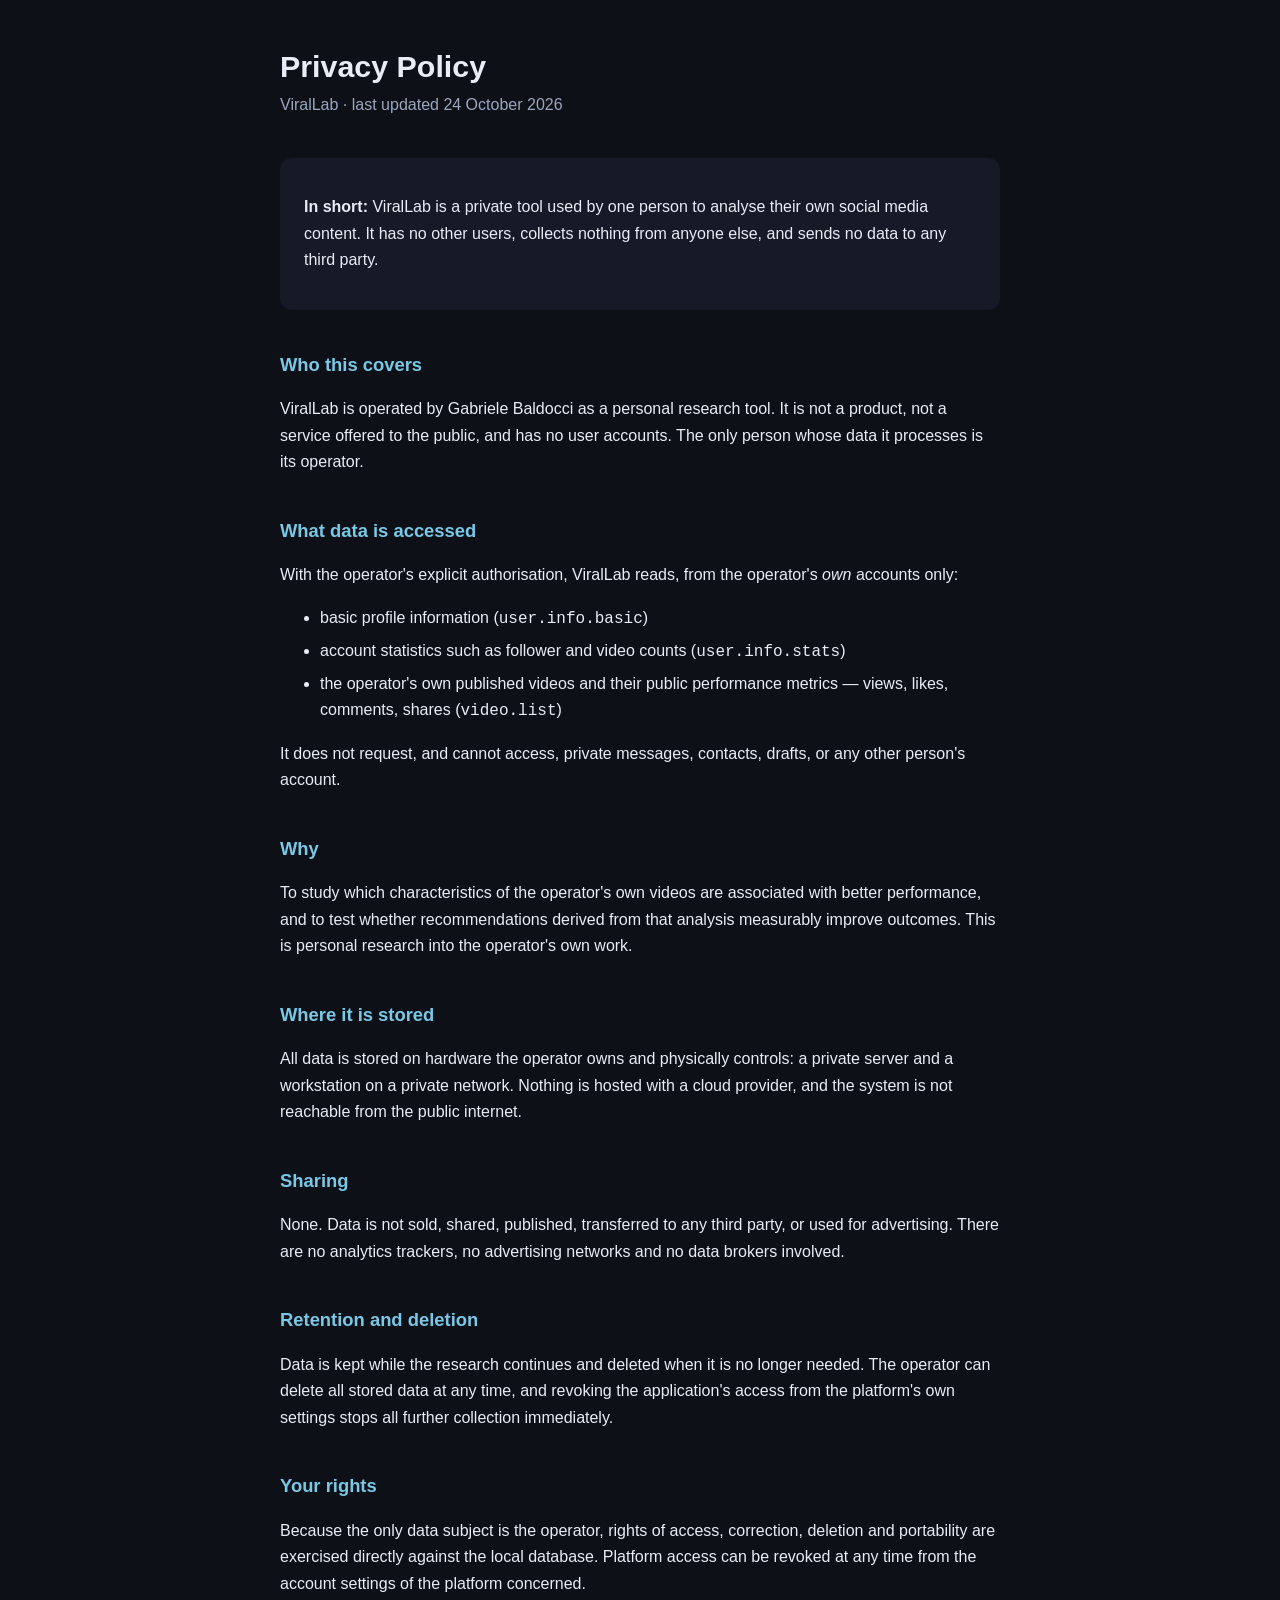
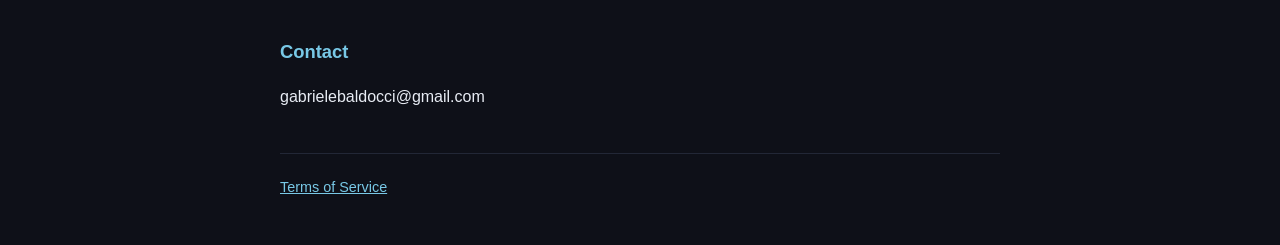
<file: docs/setup/legal/index.html>
<!doctype html>
<html lang="en"><head>
<meta charset="utf-8"><meta name="viewport" content="width=device-width,initial-scale=1">
<title>ViralLab — Privacy Policy</title><link rel="stylesheet" href="_shared.css">
</head><body><main>
<h1>Privacy Policy</h1>
<p class="sub">ViralLab · last updated 24 October 2026</p>

<div class="card">
<p><strong>In short:</strong> ViralLab is a private tool used by one person to
analyse their own social media content. It has no other users, collects nothing
from anyone else, and sends no data to any third party.</p>
</div>

<h2>Who this covers</h2>
<p>ViralLab is operated by Gabriele Baldocci as a personal research tool. It is
not a product, not a service offered to the public, and has no user accounts.
The only person whose data it processes is its operator.</p>

<h2>What data is accessed</h2>
<p>With the operator's explicit authorisation, ViralLab reads, from the
operator's <em>own</em> accounts only:</p>
<ul>
  <li>basic profile information (<code>user.info.basic</code>)</li>
  <li>account statistics such as follower and video counts (<code>user.info.stats</code>)</li>
  <li>the operator's own published videos and their public performance
      metrics — views, likes, comments, shares (<code>video.list</code>)</li>
</ul>
<p>It does not request, and cannot access, private messages, contacts, drafts,
or any other person's account.</p>

<h2>Why</h2>
<p>To study which characteristics of the operator's own videos are associated
with better performance, and to test whether recommendations derived from that
analysis measurably improve outcomes. This is personal research into the
operator's own work.</p>

<h2>Where it is stored</h2>
<p>All data is stored on hardware the operator owns and physically controls: a
private server and a workstation on a private network. Nothing is hosted with a
cloud provider, and the system is not reachable from the public internet.</p>

<h2>Sharing</h2>
<p>None. Data is not sold, shared, published, transferred to any third party, or
used for advertising. There are no analytics trackers, no advertising networks
and no data brokers involved.</p>

<h2>Retention and deletion</h2>
<p>Data is kept while the research continues and deleted when it is no longer
needed. The operator can delete all stored data at any time, and revoking the
application's access from the platform's own settings stops all further
collection immediately.</p>

<h2>Your rights</h2>
<p>Because the only data subject is the operator, rights of access, correction,
deletion and portability are exercised directly against the local database.
Platform access can be revoked at any time from the account settings of the
platform concerned.</p>

<h2>Contact</h2>
<p>gabrielebaldocci@gmail.com</p>

<footer><a href="terms.html">Terms of Service</a></footer>
</main></body></html>
</file>
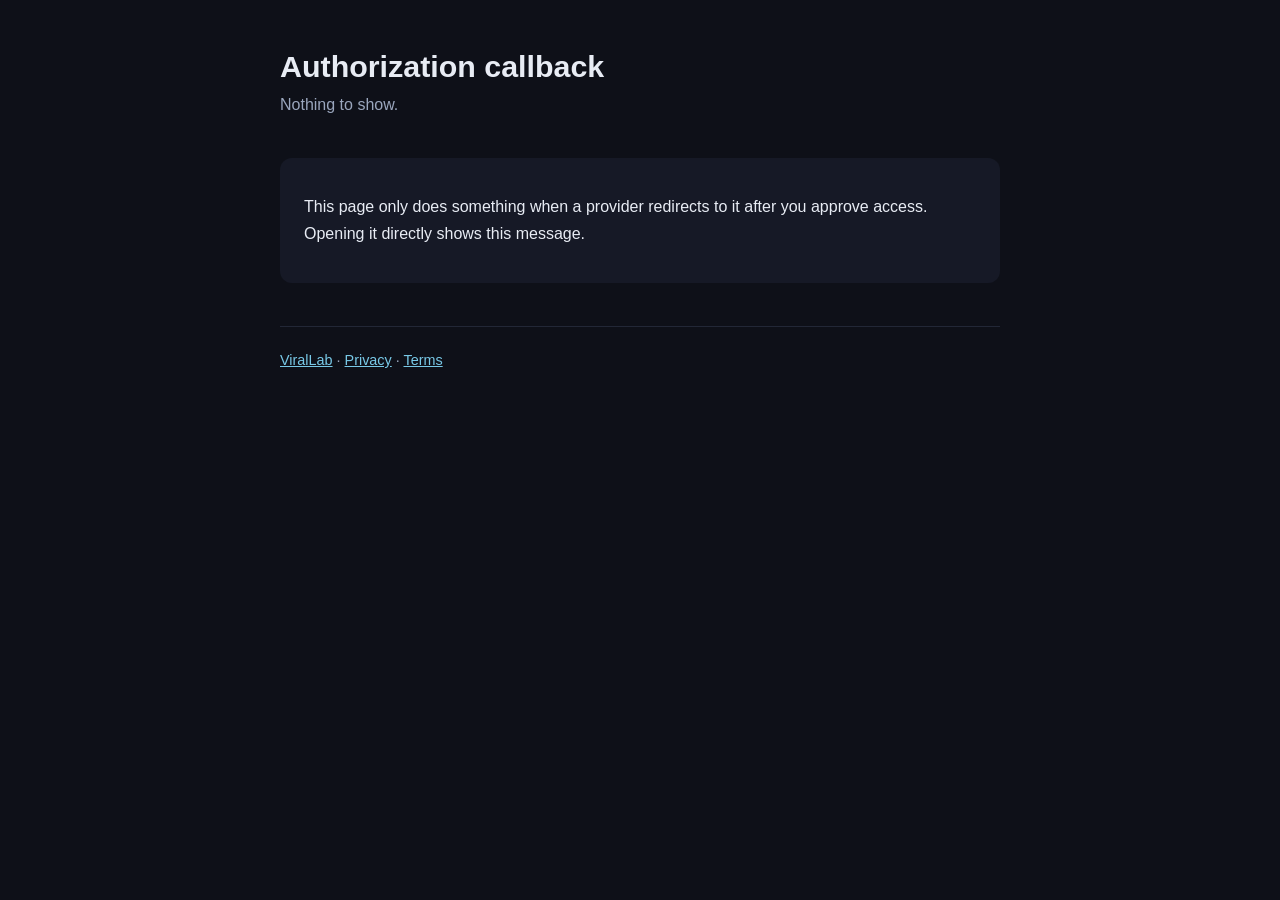
<file: docs/setup/legal/callback.html>
<!doctype html>
<html lang="en"><head>
<meta charset="utf-8"><meta name="viewport" content="width=device-width,initial-scale=1">
<title>ViralLab — Authorization</title><link rel="stylesheet" href="_shared.css">
<style>
  code.block { display:block; background:#0b0d14; border:1px solid #222736;
    border-radius:8px; padding:14px 16px; margin:.5em 0 1em;
    font:14px/1.5 ui-monospace,SFMono-Regular,Menlo,monospace;
    word-break:break-all; color:#e8ecf4; }
  button { background:var(--accent); color:#0e1018; border:0; border-radius:8px;
    padding:11px 20px; font-size:.95rem; font-weight:600; cursor:pointer; }
  button:hover { filter:brightness(1.08); }
  .ok { color:#7fd4a8; } .warn { color:#e8b864; }
  .hint { color:var(--muted); font-size:.92rem; }
</style>
</head><body><main>
<h1>Authorization callback</h1>
<p class="sub" id="status">Reading the response…</p>
<div id="out"></div>
<footer>
  <a href="index.html">ViralLab</a> ·
  <a href="privacy.html">Privacy</a> ·
  <a href="terms.html">Terms</a>
</footer>

<script>
// The OAuth provider redirects here with ?code=... in the query string. This
// page exists so that step lands somewhere readable instead of a 404 — the
// code still has to be carried back by hand, which is the point: nothing is
// transmitted anywhere from here.
(function () {
  const q = new URLSearchParams(location.search);
  const code = q.get("code");
  const state = q.get("state");
  const error = q.get("error") || q.get("error_description");
  const status = document.getElementById("status");
  const out = document.getElementById("out");

  if (error) {
    status.innerHTML = '<span class="warn">Authorization did not complete.</span>';
    out.innerHTML = '<div class="card"><p>The provider returned:</p>' +
      '<code class="block">' + escapeHtml(error) + '</code>' +
      '<p class="hint">Nothing was granted. You can safely try again.</p></div>';
    return;
  }

  if (!code) {
    status.textContent = "Nothing to show.";
    out.innerHTML = '<div class="card"><p>This page only does something when a ' +
      'provider redirects to it after you approve access. Opening it directly ' +
      'shows this message.</p></div>';
    return;
  }

  status.innerHTML = '<span class="ok">Authorized.</span> Copy the code below.';
  out.innerHTML =
    '<div class="card">' +
    '<p><strong>Authorization code</strong></p>' +
    '<code class="block" id="code">' + escapeHtml(code) + '</code>' +
    (state ? '<p><strong>State</strong></p><code class="block">' +
             escapeHtml(state) + '</code>' : '') +
    '<button id="copy">Copy code</button> ' +
    '<span class="hint" id="copied"></span>' +
    '<p class="hint" style="margin-top:1.5em">This code is single-use and ' +
    'expires within minutes. It is not sent anywhere by this page — it is ' +
    'only displayed, so you can hand it back yourself.</p>' +
    '</div>';

  document.getElementById("copy").addEventListener("click", function () {
    navigator.clipboard.writeText(code).then(function () {
      document.getElementById("copied").textContent = "copied";
    }, function () {
      document.getElementById("copied").textContent =
        "copy failed — select the text above";
    });
  });

  function escapeHtml(s) {
    return String(s).replace(/[&<>"']/g, function (c) {
      return { "&": "&amp;", "<": "&lt;", ">": "&gt;",
               '"': "&quot;", "'": "&#39;" }[c];
    });
  }
})();
</script>
</main></body></html>
</file>
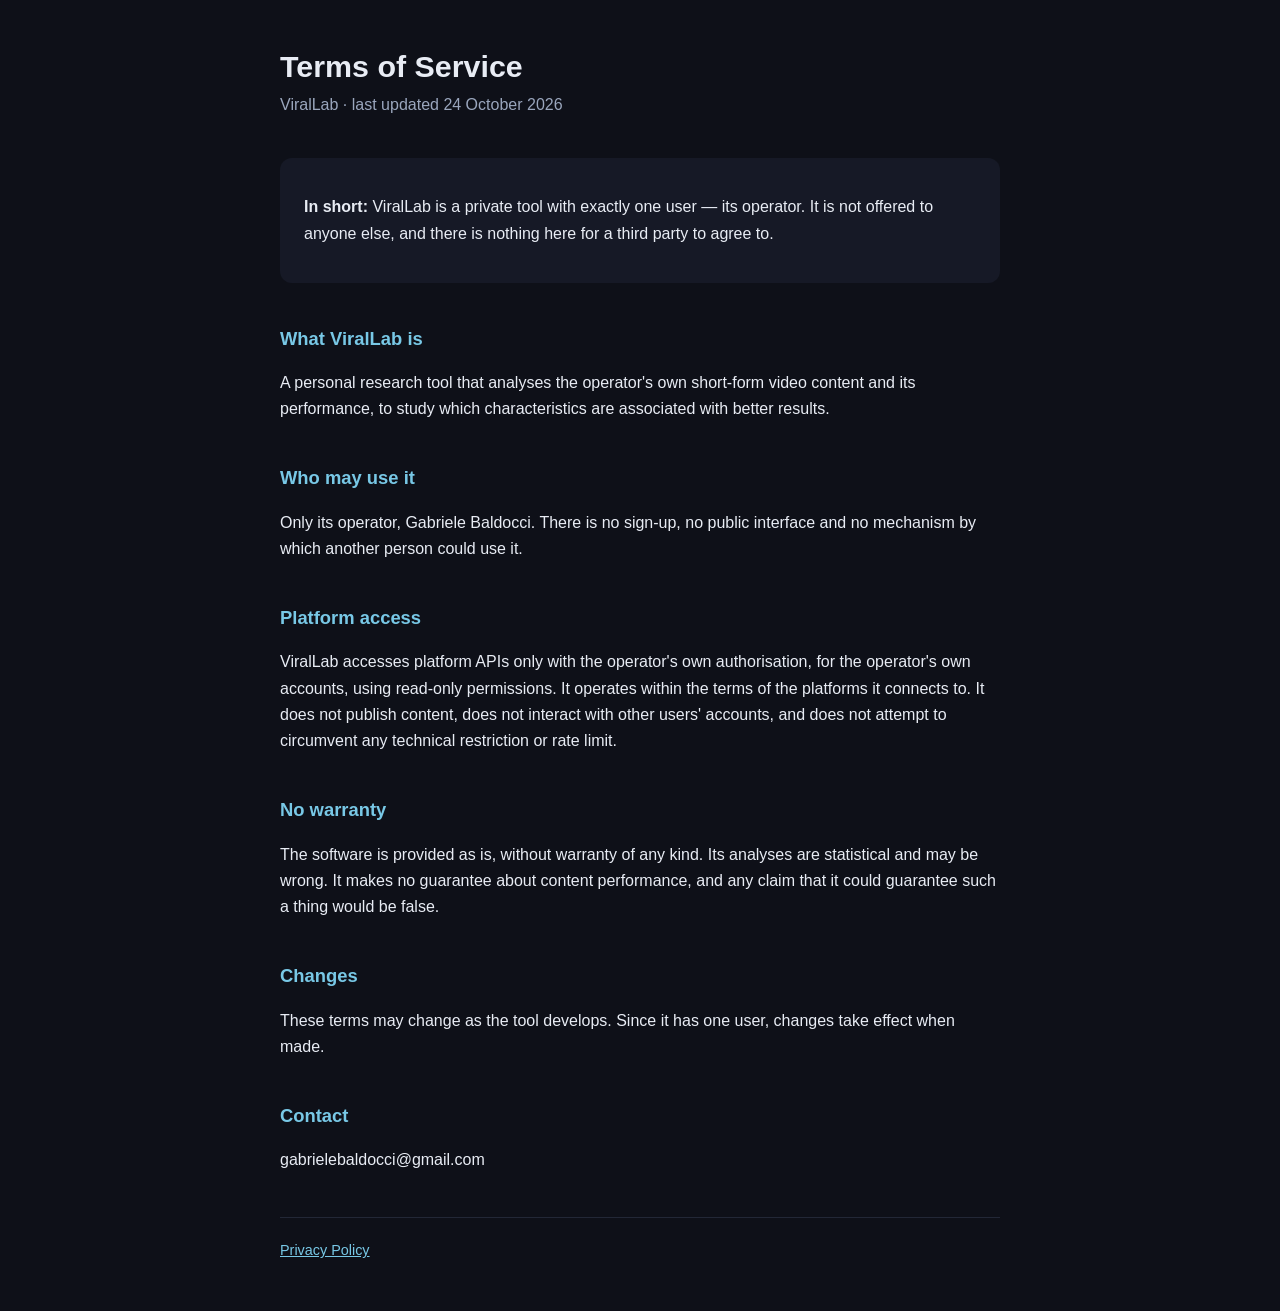
<file: docs/setup/legal/terms.html>
<!doctype html>
<html lang="en"><head>
<meta charset="utf-8"><meta name="viewport" content="width=device-width,initial-scale=1">
<title>ViralLab — Terms of Service</title><link rel="stylesheet" href="_shared.css">
</head><body><main>
<h1>Terms of Service</h1>
<p class="sub">ViralLab · last updated 24 October 2026</p>

<div class="card">
<p><strong>In short:</strong> ViralLab is a private tool with exactly one user —
its operator. It is not offered to anyone else, and there is nothing here for a
third party to agree to.</p>
</div>

<h2>What ViralLab is</h2>
<p>A personal research tool that analyses the operator's own short-form video
content and its performance, to study which characteristics are associated with
better results.</p>

<h2>Who may use it</h2>
<p>Only its operator, Gabriele Baldocci. There is no sign-up, no public
interface and no mechanism by which another person could use it.</p>

<h2>Platform access</h2>
<p>ViralLab accesses platform APIs only with the operator's own authorisation,
for the operator's own accounts, using read-only permissions. It operates within
the terms of the platforms it connects to. It does not publish content, does not
interact with other users' accounts, and does not attempt to circumvent any
technical restriction or rate limit.</p>

<h2>No warranty</h2>
<p>The software is provided as is, without warranty of any kind. Its analyses
are statistical and may be wrong. It makes no guarantee about content
performance, and any claim that it could guarantee such a thing would be false.</p>

<h2>Changes</h2>
<p>These terms may change as the tool develops. Since it has one user, changes
take effect when made.</p>

<h2>Contact</h2>
<p>gabrielebaldocci@gmail.com</p>

<footer><a href="privacy.html">Privacy Policy</a></footer>
</main></body></html>
</file>
<file: docs/setup/legal/_shared.css>
:root { --bg:#0e1018; --fg:#e8ecf4; --muted:#9aa6bd; --accent:#78c8e6; --card:#161926; }
:root:not([data-theme="light"]) { color-scheme: dark; }
* { box-sizing: border-box; }
body { margin:0; background:var(--bg); color:var(--fg);
  font:16px/1.65 -apple-system,BlinkMacSystemFont,"Segoe UI",Roboto,sans-serif;
  padding:48px 16px; }
main { max-width:720px; margin:0 auto; }
h1 { font-size:1.9rem; line-height:1.2; margin:0 0 .25em; }
h2 { font-size:1.15rem; margin:2.2em 0 .5em; color:var(--accent); }
.sub { color:var(--muted); margin:0 0 2.5em; }
p, li { color:var(--fg); }
li { margin:.35em 0; }
.card { background:var(--card); border-radius:12px; padding:20px 24px; margin:1.5em 0; }
a { color:var(--accent); }
footer { margin-top:3em; color:var(--muted); font-size:.9rem;
  border-top:1px solid #222736; padding-top:1.5em; }
</file>
